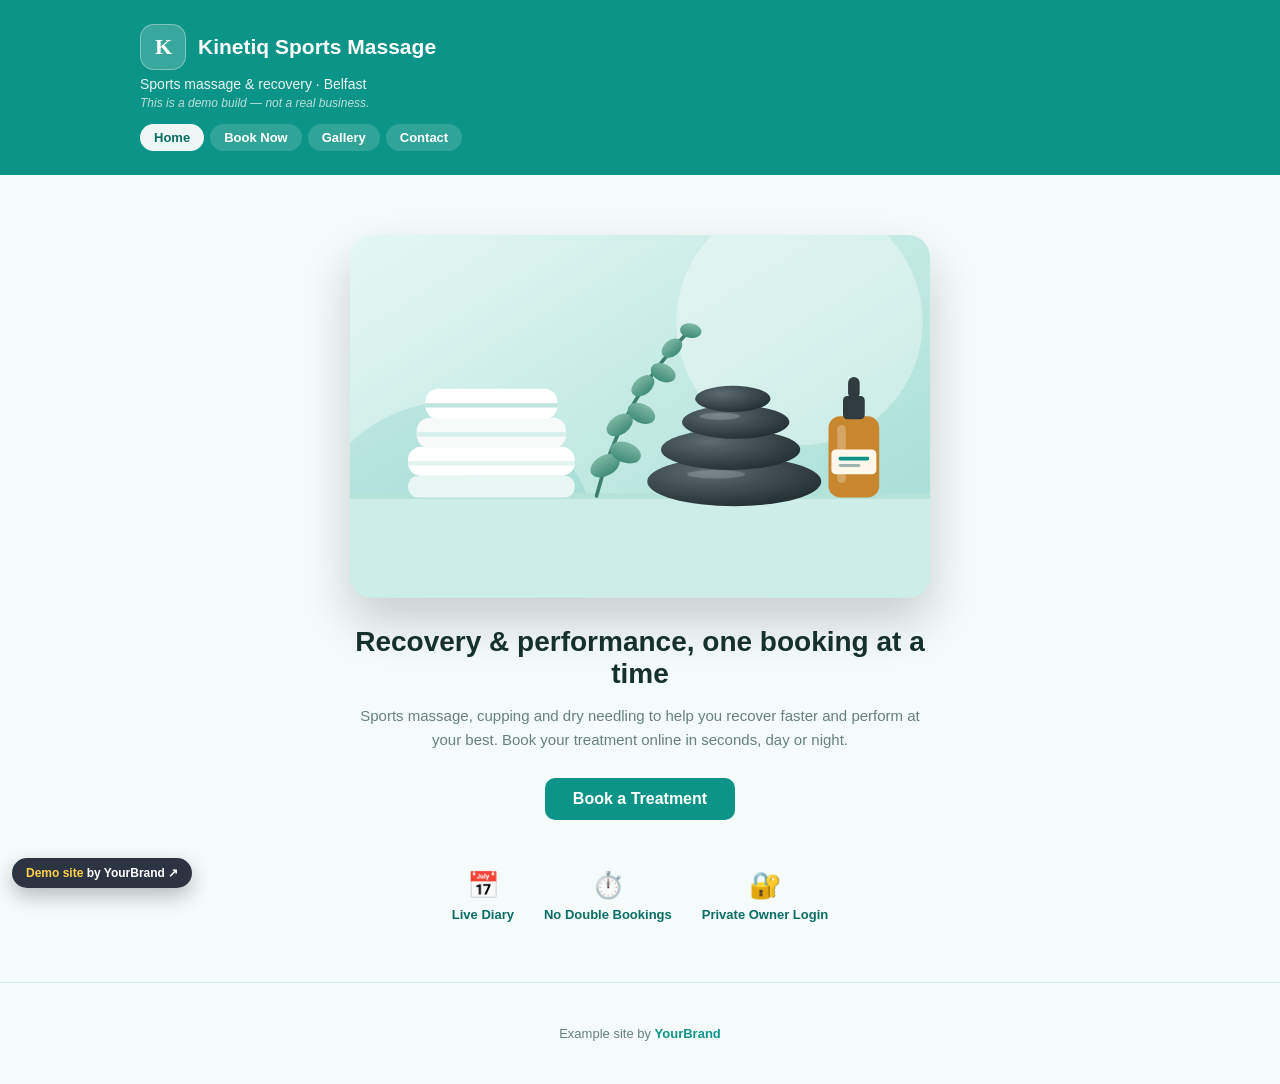
<file: index.html>
<!DOCTYPE html>
<html lang="en">
<head>
<meta charset="UTF-8">
<meta name="viewport" content="width=device-width, initial-scale=1.0">
<title>Kinetiq Sports Massage | Home</title>
<link rel="stylesheet" href="styles.css">
<link rel="stylesheet" href="enhance.css">
</head>
<body data-theme="massage">

  <header class="site-header">
    <div class="header-inner">
      <div class="brand">
        <div class="brand-logo" aria-hidden="true">K</div>
        <span class="brand-name">Kinetiq Sports Massage</span>
      </div>
      <p class="tagline">Sports massage &amp; recovery · Belfast</p>
      <p class="hours-line">This is a demo build — not a real business.</p>
      <nav class="site-nav">
        <a href="index.html" class="active">Home</a>
        <a href="booking.html">Book Now</a>
        <a href="gallery.html">Gallery</a>
        <a href="contact.html">Contact</a>
      </nav>
    </div>
  </header>

  <main class="hero-centered">
    <div class="hero-art" data-hero-art></div>
    <h1>Recovery &amp; performance, one booking at a time</h1>
    <p>Sports massage, cupping and dry needling to help you recover faster and perform at your best. Book your treatment online in seconds, day or night.</p>
    <a href="booking.html" class="cta-btn">Book a Treatment</a>

    <div class="feature-row">
      <div class="feature-block">
        <div class="feature-icon">📅</div>
        <div class="feature-title">Live Diary</div>
      </div>
      <div class="feature-block">
        <div class="feature-icon">⏱️</div>
        <div class="feature-title">No Double Bookings</div>
      </div>
      <div class="feature-block">
        <div class="feature-icon">🔐</div>
        <div class="feature-title">Private Owner Login</div>
      </div>
    </div>
  </main>

  <footer class="site-footer">
    <p>Example site by <a href="https://yourbrand5241.netlify.app" target="_blank" rel="noopener">YourBrand</a></p>
  </footer>

<script src="enhance.js" defer></script>
</body>
</html>
</file>
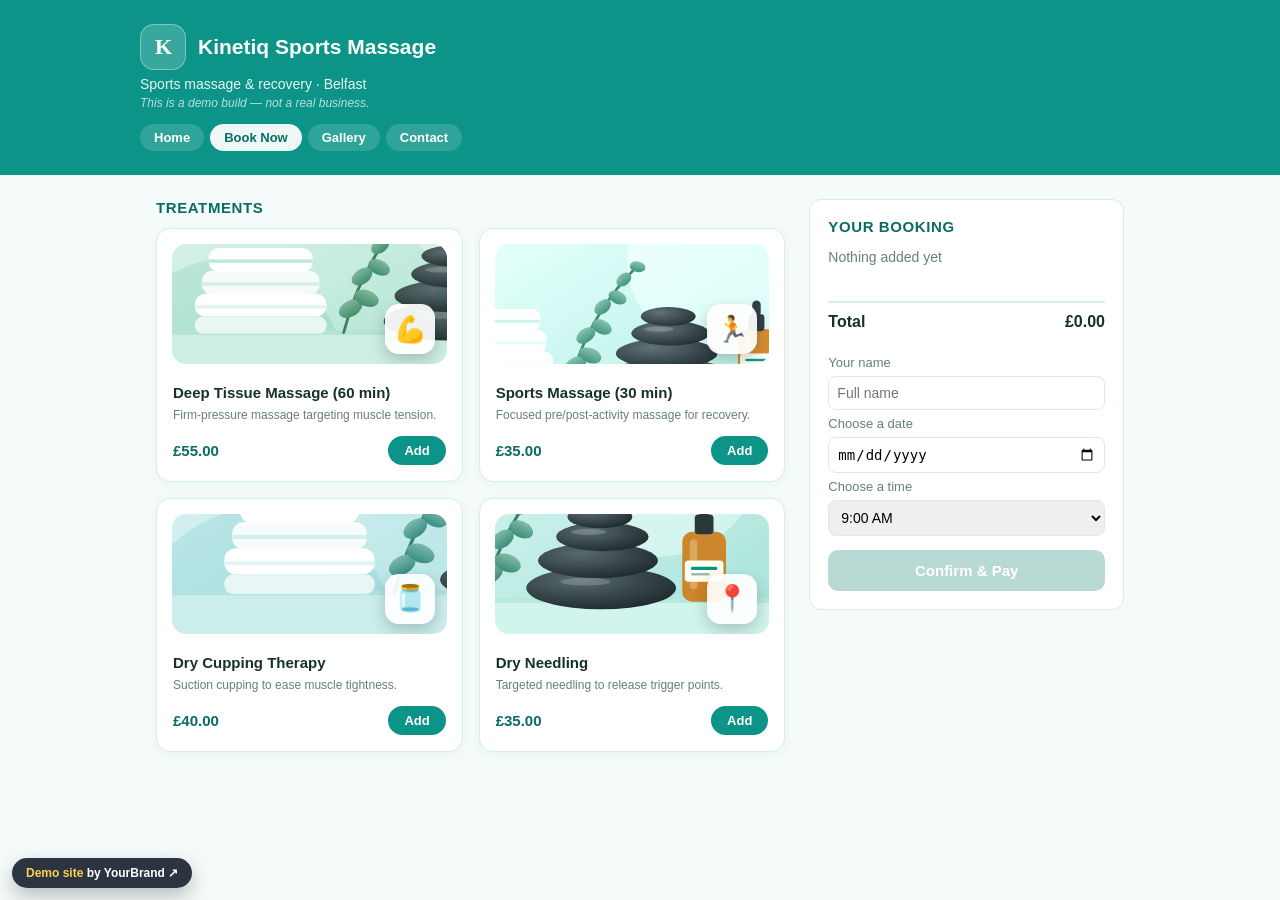
<file: booking.html>
<!DOCTYPE html>
<html lang="en">
<head>
<meta charset="UTF-8">
<meta name="viewport" content="width=device-width, initial-scale=1.0">
<title>Kinetiq Sports Massage | Booking Demo</title>
<link rel="stylesheet" href="styles.css">
<link rel="stylesheet" href="enhance.css">
</head>
<body data-theme="massage">

  <header class="site-header">
    <div class="header-inner">
      <div class="brand">
        <div class="brand-logo" aria-hidden="true">K</div>
        <span class="brand-name">Kinetiq Sports Massage</span>
      </div>
      <p class="tagline">Sports massage &amp; recovery · Belfast</p>
      <p class="hours-line">This is a demo build — not a real business.</p>
      <nav class="site-nav">
        <a href="index.html">Home</a>
        <a href="booking.html" class="active">Book Now</a>
        <a href="gallery.html">Gallery</a>
        <a href="contact.html">Contact</a>
      </nav>
    </div>
  </header>

  <main class="page">

    <section class="products-section">
      <h2>Treatments</h2>
      <div id="product-list" class="product-grid"></div>
    </section>

    <aside class="basket-panel">
      <h2>Your Booking</h2>
      <div id="basket-items" class="basket-items">
        <p class="empty-basket">Nothing added yet</p>
      </div>

      <div class="basket-total-row">
        <span>Total</span>
        <span id="basket-total">£0.00</span>
      </div>

      <div class="slot-picker">
        <label for="customer-name">Your name</label>
        <input type="text" id="customer-name" placeholder="Full name">
        <label for="booking-date">Choose a date</label>
        <input type="date" id="booking-date">
        <label for="time-slot">Choose a time</label>
        <select id="time-slot">
          <option>9:00 AM</option>
          <option>10:00 AM</option>
          <option>11:00 AM</option>
          <option>1:00 PM</option>
          <option>2:00 PM</option>
          <option>3:00 PM</option>
        </select>
      </div>

      <button id="checkout-btn" class="checkout-btn" disabled>Confirm &amp; Pay</button>
    </aside>

  </main>

  <div id="confirmation-overlay" class="overlay hidden">
    <div class="confirmation-box">
      <h3>Booking received!</h3>
      <p>This is an example only — no real booking has been made. This shows how a customer's confirmation would look on a live site, including automatic email confirmation and a live diary the owner can manage.</p>
      <button id="close-overlay" class="checkout-btn">Close</button>
    </div>
  </div>

  <script src="script.js"></script>
<script src="enhance.js" defer></script>
</body>
</html>
</file>
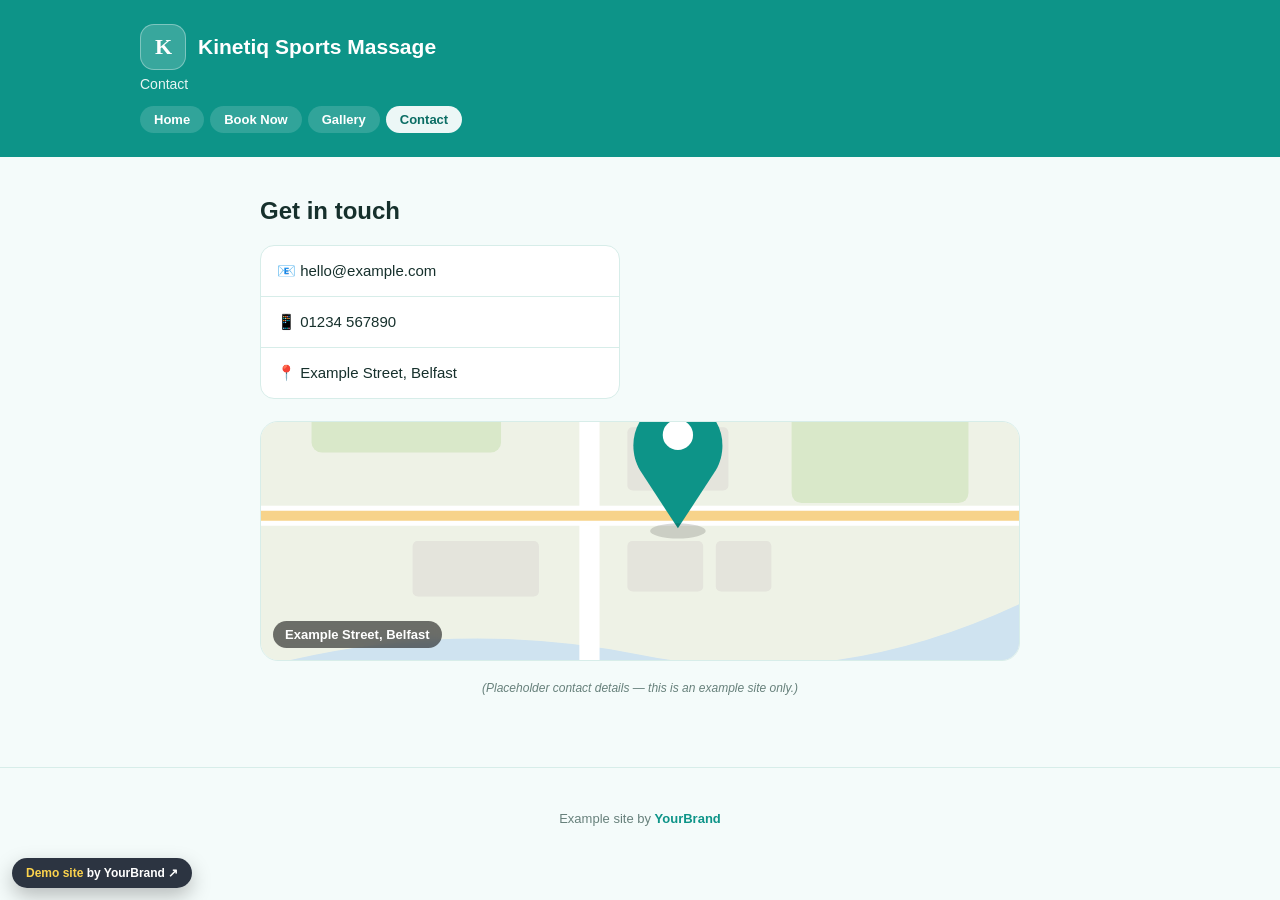
<file: contact.html>
<!DOCTYPE html>
<html lang="en">
<head>
<meta charset="UTF-8">
<meta name="viewport" content="width=device-width, initial-scale=1.0">
<title>Kinetiq Sports Massage | Contact</title>
<link rel="stylesheet" href="styles.css">
<link rel="stylesheet" href="enhance.css">
</head>
<body data-theme="massage">

  <header class="site-header">
    <div class="header-inner">
      <div class="brand">
        <div class="brand-logo" aria-hidden="true">K</div>
        <span class="brand-name">Kinetiq Sports Massage</span>
      </div>
      <p class="tagline">Contact</p>
      <nav class="site-nav">
        <a href="index.html">Home</a>
        <a href="booking.html">Book Now</a>
        <a href="gallery.html">Gallery</a>
        <a href="contact.html" class="active">Contact</a>
      </nav>
    </div>
  </header>

  <main class="simple-page">
    <h1 class="page-title">Get in touch</h1>
    <div class="contact-list">
      <div class="contact-row">📧 hello@example.com</div>
      <div class="contact-row">📱 01234 567890</div>
      <div class="contact-row">📍 Example Street, Belfast</div>
    </div>
    <div class="map-card" data-map></div>
    <p class="page-note">(Placeholder contact details — this is an example site only.)</p>
  </main>

  <footer class="site-footer">
    <p>Example site by <a href="https://yourbrand5241.netlify.app" target="_blank" rel="noopener">YourBrand</a></p>
  </footer>

<script src="enhance.js" defer></script>
</body>
</html>
</file>
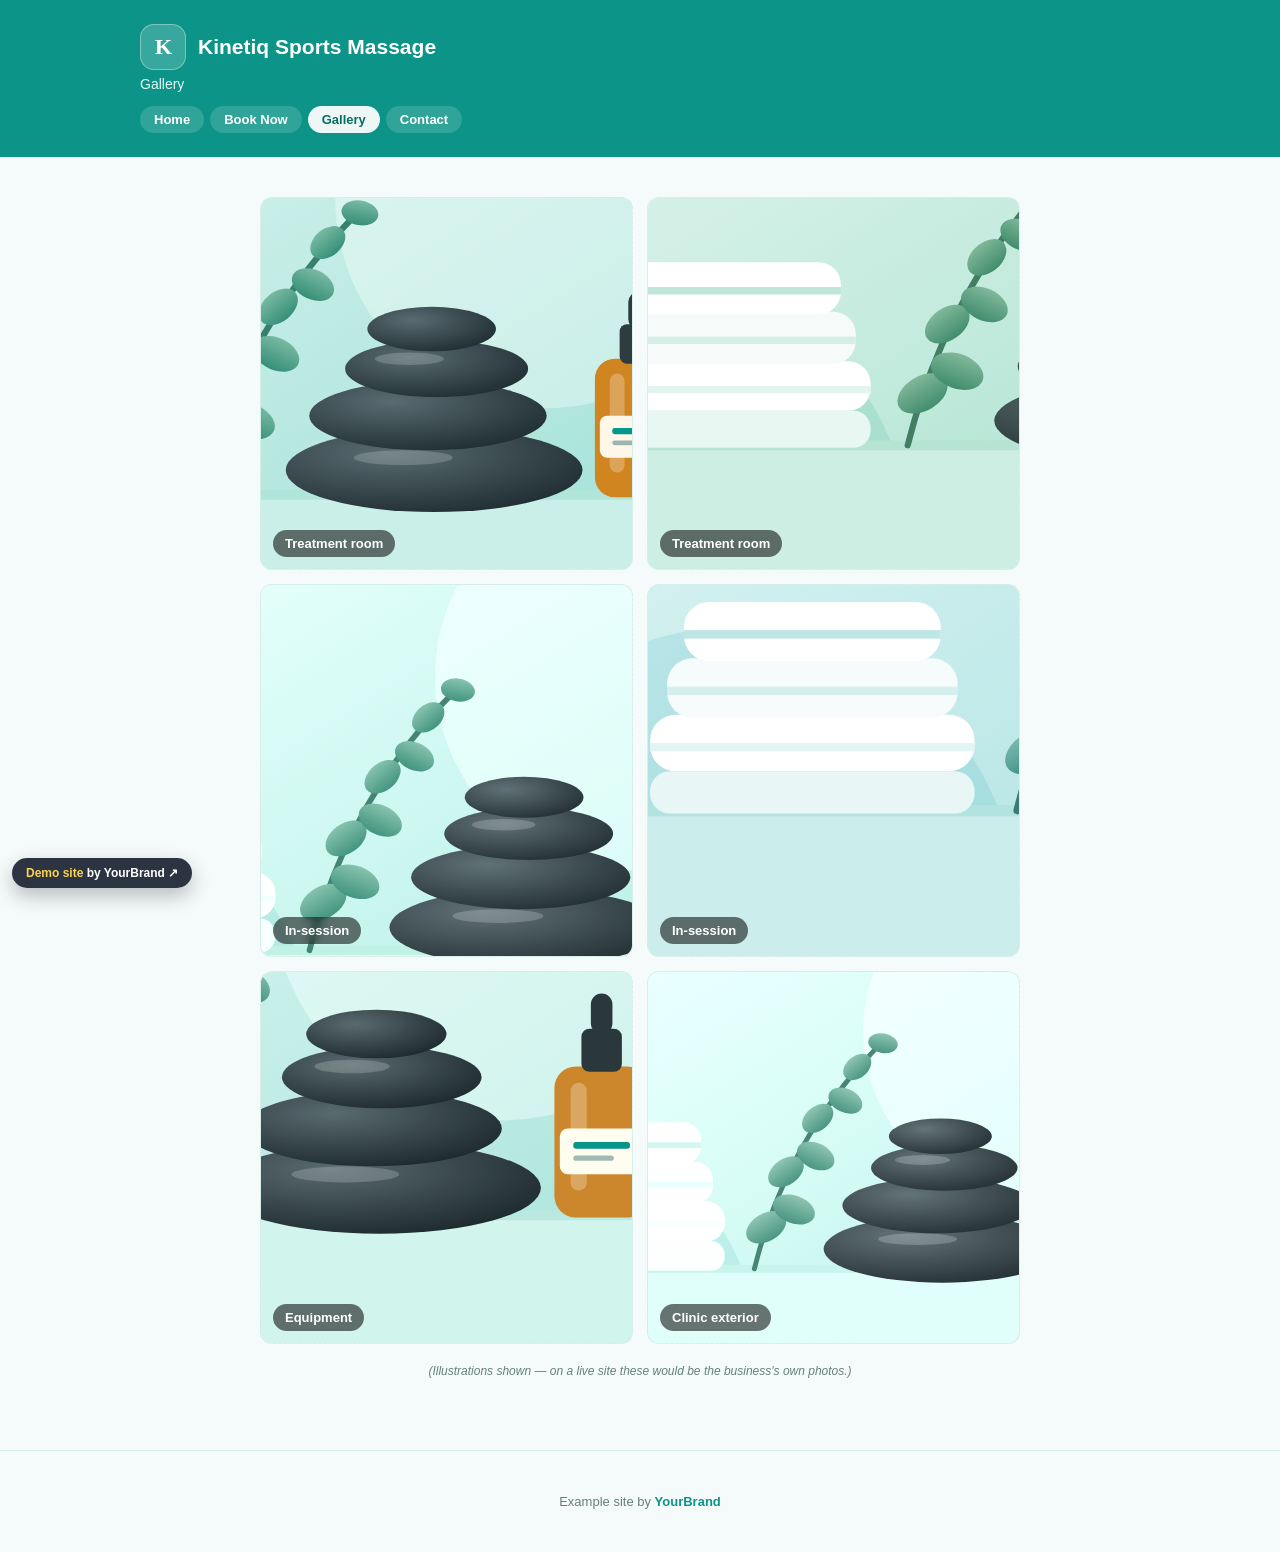
<file: gallery.html>
<!DOCTYPE html>
<html lang="en">
<head>
<meta charset="UTF-8">
<meta name="viewport" content="width=device-width, initial-scale=1.0">
<title>Kinetiq Sports Massage | Gallery</title>
<link rel="stylesheet" href="styles.css">
<link rel="stylesheet" href="enhance.css">
</head>
<body data-theme="massage">

  <header class="site-header">
    <div class="header-inner">
      <div class="brand">
        <div class="brand-logo" aria-hidden="true">K</div>
        <span class="brand-name">Kinetiq Sports Massage</span>
      </div>
      <p class="tagline">Gallery</p>
      <nav class="site-nav">
        <a href="index.html">Home</a>
        <a href="booking.html">Book Now</a>
        <a href="gallery.html" class="active">Gallery</a>
        <a href="contact.html">Contact</a>
      </nav>
    </div>
  </header>

  <main class="simple-page">
    <div class="gallery-grid-2col">
      <div class="gallery-tile">📸 Treatment room photo</div>
      <div class="gallery-tile">📸 Treatment room photo</div>
      <div class="gallery-tile">📸 In-session photo</div>
      <div class="gallery-tile">📸 In-session photo</div>
      <div class="gallery-tile">📸 Equipment photo</div>
      <div class="gallery-tile">📸 Clinic exterior</div>
    </div>
    <p class="page-note">(Placeholder gallery — a real business would swap these for real photos.)</p>
  </main>

  <footer class="site-footer">
    <p>Example site by <a href="https://yourbrand5241.netlify.app" target="_blank" rel="noopener">YourBrand</a></p>
  </footer>

<script src="enhance.js" defer></script>
</body>
</html>
</file>
<file: styles.css>
:root {
  --brand: #0d9488;
  --brand-dark: #0a6d64;
  --accent: #5eead4;
  --bg: #f4fbfa;
  --card: #ffffff;
  --text: #16302c;
  --muted: #67807b;
  --border: #d7ede9;
}

* { box-sizing: border-box; }

body {
  margin: 0;
  font-family: -apple-system, "Segoe UI", Roboto, Helvetica, Arial, sans-serif;
  background: var(--bg);
  color: var(--text);
}

.site-header {
  background: var(--brand);
  color: white;
  padding: 24px 20px;
}

.header-inner {
  max-width: 1000px;
  margin: 0 auto;
}

.brand {
  display: flex;
  align-items: center;
  gap: 12px;
}

.brand-mark {
  width: 44px;
  height: 44px;
  border-radius: 12px;
  background: rgba(255,255,255,0.2);
  display: flex;
  align-items: center;
  justify-content: center;
  font-size: 22px;
}

.brand-name {
  font-size: 21px;
  font-weight: 700;
}

.tagline {
  margin: 6px 0 0;
  opacity: 0.9;
  font-size: 14px;
}

.hours-line {
  margin: 4px 0 0;
  opacity: 0.7;
  font-size: 12px;
  font-style: italic;
}

.page {
  max-width: 1000px;
  margin: 0 auto;
  padding: 24px 16px 80px;
  display: grid;
  grid-template-columns: 1fr;
  gap: 24px;
}

@media (min-width: 800px) {
  .page {
    grid-template-columns: 2fr 1fr;
    align-items: flex-start;
  }
}

h2 {
  font-size: 15px;
  text-transform: uppercase;
  letter-spacing: 0.04em;
  color: var(--brand-dark);
  margin: 0 0 12px;
  font-weight: 700;
}

.product-grid {
  display: grid;
  grid-template-columns: repeat(auto-fill, minmax(220px, 1fr));
  gap: 16px;
}

.product-card {
  background: var(--card);
  border: 1px solid var(--border);
  border-radius: 14px;
  padding: 16px;
  display: flex;
  flex-direction: column;
  gap: 6px;
  box-shadow: 0 2px 8px rgba(13, 148, 136, 0.06);
}

.product-name {
  font-weight: 700;
  font-size: 15px;
}

.product-desc {
  font-size: 12px;
  color: var(--muted);
  line-height: 1.4;
  flex-grow: 1;
}

.product-footer {
  display: flex;
  align-items: center;
  justify-content: space-between;
  margin-top: 6px;
}

.product-price {
  font-size: 15px;
  font-weight: 700;
  color: var(--brand-dark);
}

.add-btn {
  background: var(--brand);
  color: white;
  border: none;
  border-radius: 20px;
  padding: 7px 16px;
  font-size: 13px;
  font-weight: 600;
  cursor: pointer;
}

.add-btn:hover { background: var(--brand-dark); }

.basket-panel {
  background: var(--card);
  border: 1px solid var(--border);
  border-radius: 12px;
  padding: 18px;
  position: sticky;
  top: 16px;
  height: fit-content;
}

.basket-items {
  min-height: 40px;
  margin-bottom: 12px;
}

.empty-basket {
  color: var(--muted);
  font-size: 14px;
}

.basket-row {
  display: flex;
  justify-content: space-between;
  align-items: center;
  font-size: 14px;
  padding: 6px 0;
  border-bottom: 1px solid var(--border);
}

.basket-row button {
  background: none;
  border: none;
  color: var(--muted);
  cursor: pointer;
  font-size: 13px;
}

.basket-total-row {
  display: flex;
  justify-content: space-between;
  font-weight: 700;
  font-size: 16px;
  padding: 10px 0;
  border-top: 2px solid var(--border);
  margin-top: 6px;
}

.slot-picker {
  margin: 14px 0;
  display: flex;
  flex-direction: column;
  gap: 6px;
}

.slot-picker label {
  font-size: 13px;
  color: var(--muted);
}

.slot-picker input,
.slot-picker select {
  padding: 8px;
  border-radius: 8px;
  border: 1px solid var(--border);
  font-size: 14px;
}

.checkout-btn {
  width: 100%;
  background: var(--brand);
  color: white;
  border: none;
  border-radius: 10px;
  padding: 12px;
  font-size: 15px;
  font-weight: 600;
  cursor: pointer;
}

.checkout-btn:disabled {
  background: #b9d9d5;
  cursor: not-allowed;
}

.checkout-btn:not(:disabled):hover {
  background: var(--brand-dark);
}

.overlay {
  position: fixed;
  inset: 0;
  background: rgba(0,0,0,0.5);
  display: flex;
  align-items: center;
  justify-content: center;
  padding: 20px;
}

.overlay.hidden { display: none; }

.confirmation-box {
  background: white;
  border-radius: 14px;
  padding: 24px;
  max-width: 380px;
  text-align: center;
}

.confirmation-box h3 { margin-top: 0; color: var(--brand-dark); }

.confirmation-box p {
  color: var(--muted);
  font-size: 14px;
  line-height: 1.5;
}

.site-nav {
  margin-top: 14px;
  display: flex;
  gap: 6px;
  flex-wrap: wrap;
}

.site-nav a {
  color: white;
  text-decoration: none;
  font-size: 13px;
  font-weight: 600;
  padding: 6px 14px;
  border-radius: 20px;
  background: rgba(255,255,255,0.15);
}

.site-nav a.active { background: rgba(255,255,255,0.92); color: var(--brand-dark); }

.hero-centered {
  max-width: 620px;
  margin: 0 auto;
  padding: 60px 20px;
  text-align: center;
}

.hero-icon { font-size: 48px; margin-bottom: 14px; }

.hero-centered h1 { font-size: 28px; margin: 0 0 14px; }

.hero-centered p {
  color: var(--muted);
  font-size: 15px;
  line-height: 1.6;
  margin: 0 0 26px;
}

.cta-btn {
  display: inline-block;
  background: var(--brand);
  color: white;
  text-decoration: none;
  font-weight: 700;
  padding: 12px 28px;
  border-radius: 10px;
}

.cta-btn:hover { background: var(--brand-dark); }

.feature-row {
  display: flex;
  justify-content: center;
  gap: 30px;
  margin-top: 50px;
  flex-wrap: wrap;
}

.feature-block { text-align: center; }
.feature-icon { font-size: 26px; margin-bottom: 6px; }
.feature-title { font-size: 13px; font-weight: 700; color: var(--brand-dark); }

.simple-page {
  max-width: 800px;
  margin: 0 auto;
  padding: 40px 20px 60px;
}

.page-title { font-size: 24px; margin: 0 0 20px; }

.gallery-grid-2col {
  display: grid;
  grid-template-columns: 1fr 1fr;
  gap: 14px;
}

.gallery-tile {
  aspect-ratio: 1;
  background: linear-gradient(135deg, #e3f5f2, #cdeae5);
  border: 1px dashed var(--border);
  border-radius: 12px;
  display: flex;
  align-items: center;
  justify-content: center;
  color: var(--muted);
  font-size: 13px;
  text-align: center;
  padding: 10px;
}

.page-note {
  text-align: center;
  color: var(--muted);
  font-size: 12px;
  font-style: italic;
  margin-top: 20px;
}

.contact-list {
  background: var(--card);
  border: 1px solid var(--border);
  border-radius: 14px;
  max-width: 360px;
}

.contact-row {
  padding: 16px;
  font-size: 15px;
  border-bottom: 1px solid var(--border);
}

.contact-row:last-child { border-bottom: none; }

.site-footer {
  text-align: center;
  padding: 30px 20px;
  color: var(--muted);
  font-size: 13px;
  border-top: 1px solid var(--border);
}

.site-footer a { color: var(--brand); font-weight: 600; text-decoration: none; }
</file>
<file: enhance.css>
/* Demo site polish: artwork, product images, logo, demo label */
.brand-logo { width: 46px; height: 46px; border-radius: 14px; display: flex; align-items: center; justify-content: center; background: rgba(255, 255, 255, .18); border: 1px solid rgba(255, 255, 255, .35); font-weight: 800; font-size: 22px; letter-spacing: -1px; color: #fff; font-family: Georgia, "Times New Roman", serif; }

.hero-art { width: 100%; max-width: 640px; aspect-ratio: 16 / 10; margin: 0 auto 28px; border-radius: 22px; overflow: hidden; box-shadow: 0 24px 50px rgba(0, 0, 0, .18); }
.hero-art svg { width: 100%; height: 100%; display: block; }
.hero-art.wide { max-width: 900px; aspect-ratio: 16 / 7; }

.art-tile { position: relative; overflow: hidden; padding: 0 !important; display: block !important; color: #fff !important; }
.art-tile .art-svg, .art-map svg { position: absolute; inset: 0; width: 100%; height: 100%; display: block; }
.art-tile:hover .art-svg { transform: scale(1.05); }
.art-tile .art-svg { transition: transform .6s ease; }
.art-cap { position: absolute; left: 12px; bottom: 12px; z-index: 2; padding: 6px 12px; border-radius: 20px; background: rgba(0, 0, 0, .55); color: #fff; font-size: 13px; font-weight: 600; backdrop-filter: blur(4px); }

.art-map { position: relative; overflow: hidden; padding: 0 !important; min-height: 240px; }
.map-card { position: relative; height: 240px; border-radius: 18px; overflow: hidden; margin-top: 22px; border: 1px solid var(--border, #ddd); }

.prod-img { position: relative; height: 120px; margin: -1px -1px 14px; border-radius: 14px; overflow: hidden; }
.prod-img .art-svg { position: absolute; inset: 0; width: 100%; height: 100%; display: block; transition: transform .5s ease; }
.product-card:hover .prod-img .art-svg { transform: scale(1.06); }
.prod-ic { position: absolute; right: 12px; bottom: 10px; width: 50px; height: 50px; border-radius: 14px; background: rgba(255, 255, 255, .92); display: flex; align-items: center; justify-content: center; font-size: 26px; box-shadow: 0 6px 16px rgba(0, 0, 0, .2); }

.demo-ribbon { position: fixed; left: 12px; bottom: 12px; z-index: 999; padding: 8px 14px; border-radius: 30px; background: rgba(17, 24, 39, .88); color: #fff !important; font: 600 12px/1.2 -apple-system, "Segoe UI", Roboto, sans-serif; text-decoration: none; box-shadow: 0 8px 20px rgba(0, 0, 0, .25); }
.demo-ribbon b { color: #fcd34d; }

.rv { opacity: 0; transform: translateY(18px); transition: opacity .55s ease, transform .55s ease; }
.rv.in { opacity: 1; transform: none; }
@media (prefers-reduced-motion: reduce) { .rv { opacity: 1; transform: none; transition: none; } .art-tile .art-svg, .prod-img .art-svg { transition: none; } }
</file>
